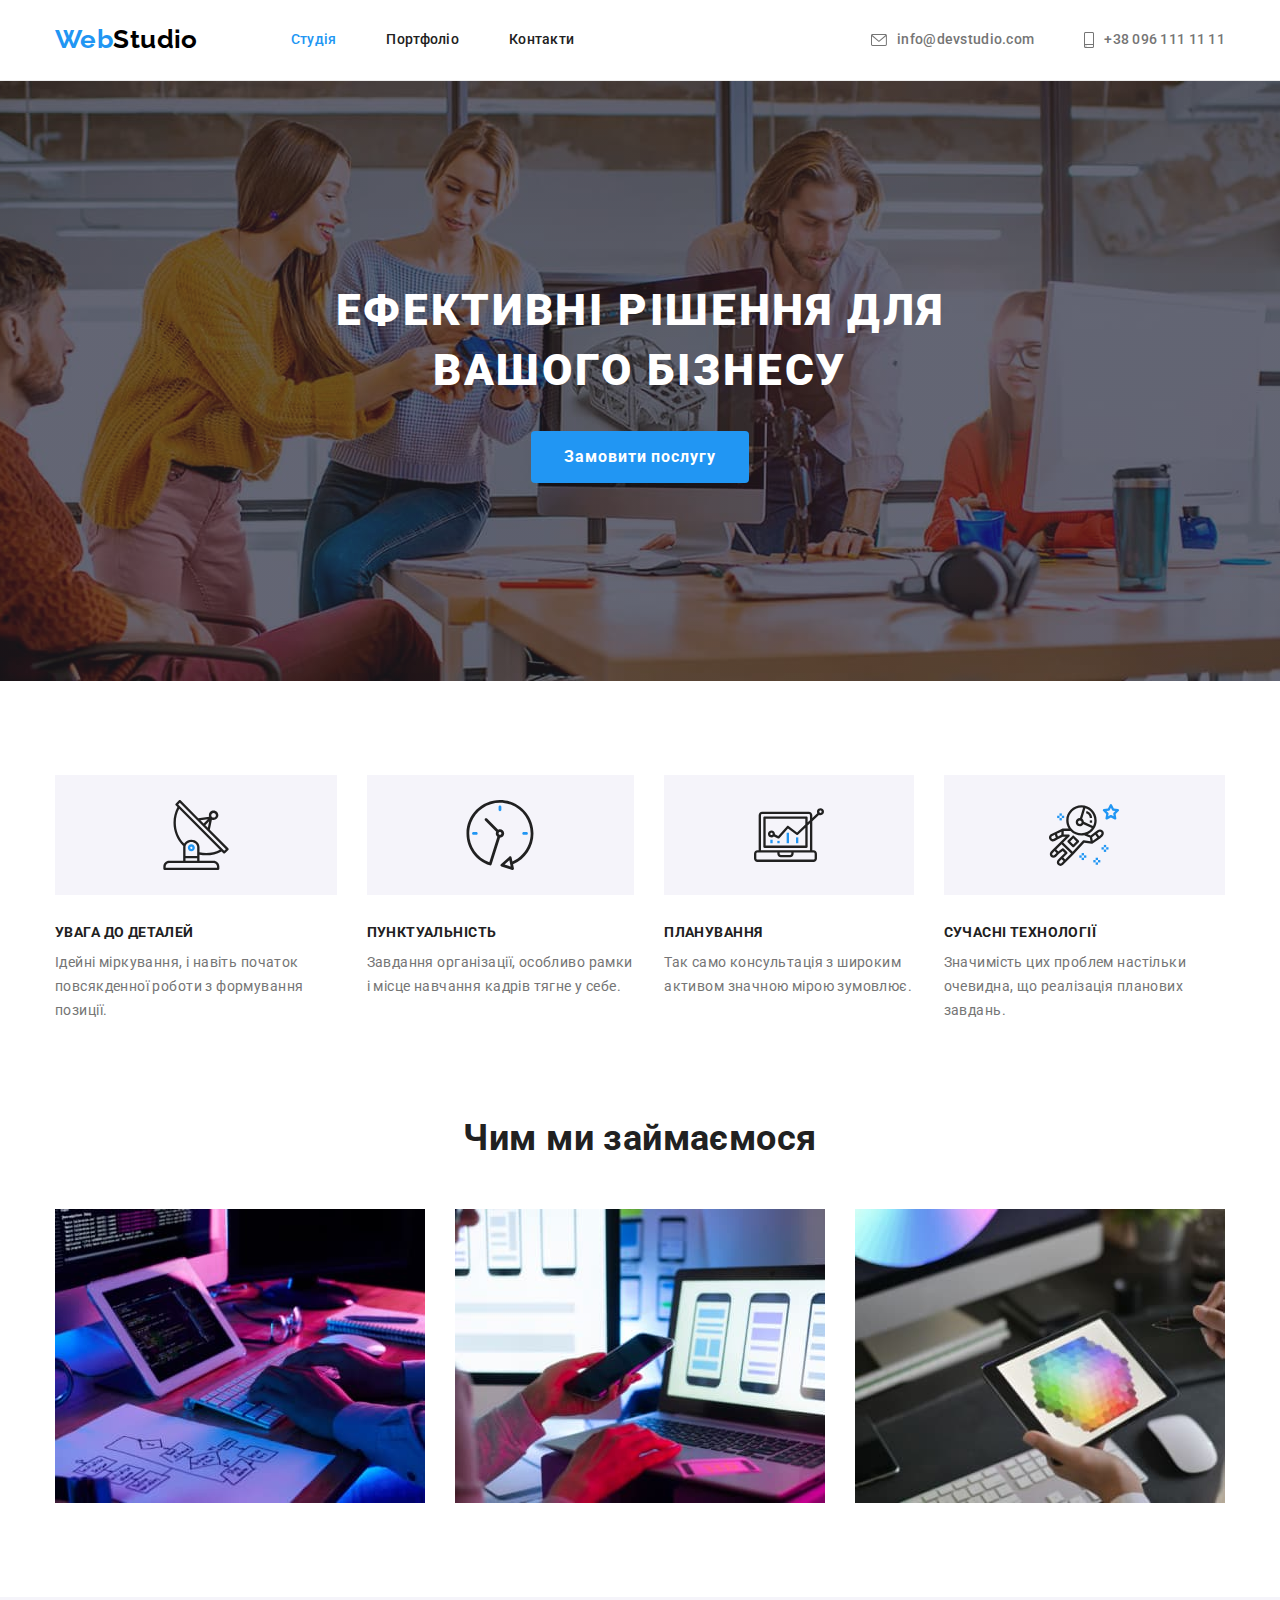
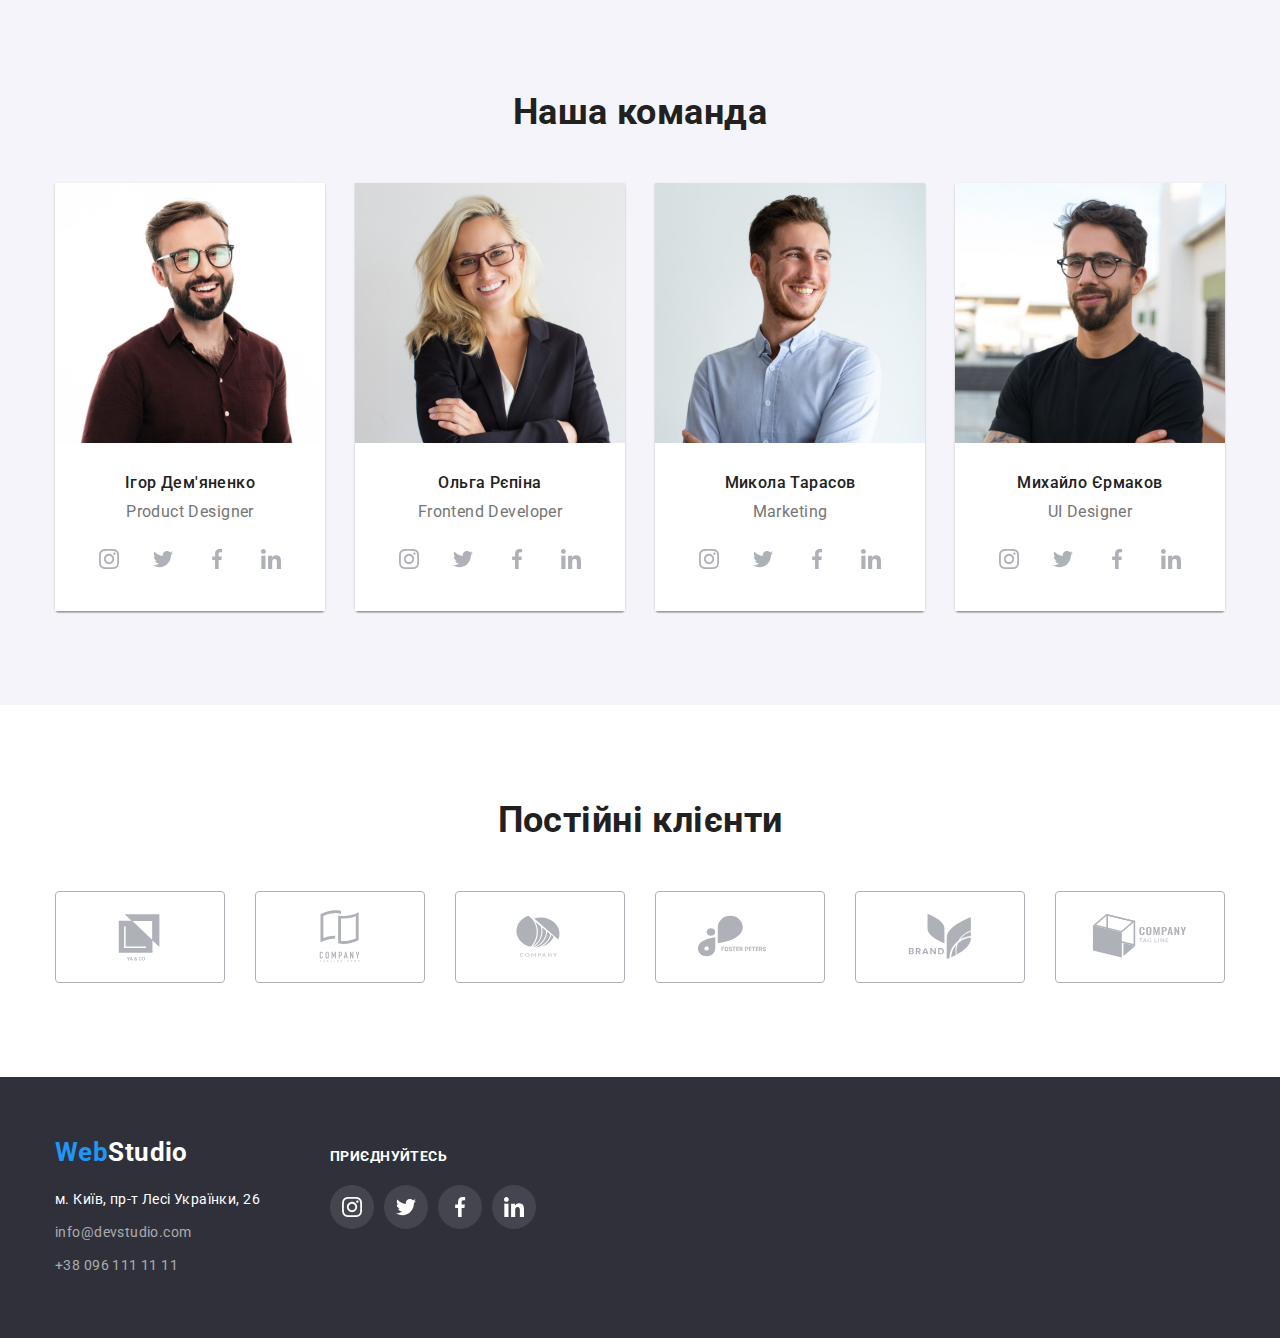
<file: index.html>
<!DOCTYPE html>
<html lang="uk">
<head>
    <meta charset="UTF-8">
    <meta http-equiv="X-UA-Compatible" content="IE=edge">
    <meta name="viewport" content="width=device-width, initial-scale=1.0">
    <title>Студія</title>
    <link rel="preconnect" href="https://fonts.googleapis.com">
<link rel="preconnect" href="https://fonts.gstatic.com" crossorigin>
<link href="https://fonts.googleapis.com/css2?family=Raleway:wght@700&family=Roboto:wght@400;500;700;900&display=swap" rel="stylesheet">
<link rel="stylesheet" href="https://cdnjs.cloudflare.com/ajax/libs/modern-normalize/1.1.0/modern-normalize.min.css ">   
<link rel="stylesheet" href="./css/styles.css">
</head>
<body>
    <!--шапка-->
    <header class="header">
        <div class="container header-container">
        <nav class="main-nav">
        <a href="./index.html" class="logo"><span class="accent">Web</span>Studio</a>
        <ul class="site-nav list">
            <li class="item"><a href="./index.html" class="link current">Студія</a></li>
            <li class="item"><a href="./portfolio.html" class="link">Портфоліо</a></li>
            <li class="item"><a href="" class="link">Контакти</a></li>
        </ul>
    </nav>
        <ul class="auth-nav list">
            <li class="item">   
            <a href="mailto:info@devstudio.com" class="link-mail">
                <svg class="icon-nav" width="16px" height="12px">
                <use href="./images/symbol-defs.svg#icon-envelope"></use>
                </svg>info@devstudio.com</a></li>
            <li class="item">
                <a href="tel:+380961111111" class="link">
                <svg class="icon-tel" width="10px" height="16px">
                    <use href="./images/symbol-defs.svg#icon-smartphone"></use>
                    </svg>+38 096 111 11 11</a></li>
        </ul>
    </div>
     </header>
     <main>
     <!--герой-->
     <div class="overlay">
        <section class="hero">  
            <h1 class="hero-title">ЕФЕКТИВНІ РІШЕННЯ ДЛЯ ВАШОГО БІЗНЕСУ</h1>
            <button type="button" class="button">Замовити послугу</button>
        </section>
    </div>
    
     <!--Наші особливості-->
     <section class="section-feature">
        <div class="container">
        <h2 class="visually-hidden">Наші особливості</h2>
        <ul class="feature-list">
          <li class="item"><a href="#" class="feature-icon">
            <svg class="links-icon" width="70px" height="70px">
            <use href="./images/symbol-defs.svg#icon-antenna">
            </use>
            </svg></a>
            <h3 class="title">УВАГА ДО ДЕТАЛЕЙ</h3>
            <p class="feature-list text">Ідейні міркування, і навіть початок повсякденної роботи з формування позиції. </p>
        </li>
        <li class="item"><a href="#" class="feature-icon">
            <svg class="links-icon" width="70px" height="70px">
                <use href="./images/symbol-defs.svg#icon-clock">
                </use>
                </svg></a>
            <h3 class="title">ПУНКТУАЛЬНІСТЬ</h3>
            <p class="feature-list text">Завдання організації, особливо рамки і місце навчання кадрів тягне у себе.</p>
        </li>
        <li class="item"><a href="#" class="feature-icon">
            <svg class="links-icon" width="70px" height="70px">
                <use href="./images/symbol-defs.svg#icon-diagram">
                </use>
                </svg></a>
            <h3 class="title">ПЛАНУВАННЯ</h3>
            <p class="feature-list text">Так само консультація з широким активом значною мірою зумовлює.</p>
        </li> 
        <li class="item"><a href="#" class="feature-icon">
            <svg class="links-icon" width="70px" height="70px">
                <use href="./images/symbol-defs.svg#icon-astronaut">
                </use>
                </svg></a>
            <h3 class="title">СУЧАСНІ ТЕХНОЛОГІЇ</h3>
            <p class="feature-list text">Значимість цих проблем настільки очевидна, що реалізація планових завдань.</p>
        </li> 
        </ul>
    </div>
     </section>
     <!--Чим ми займаємось-->
     <section class="section-work">
        <div class="container">
        <h2 class="section-title">Чим ми займаємося</h2>
        <ul class="work-list">
            <li class="item">
                <img src="./images/img-section-our-work-work-desc.jpg" alt="робочий стіл з комп'ютером">
            </li>
            <li class="item">
                <img src="./images/img-section-our-work-mobile.jpg" alt="мобільний телефон">
            </li>
            <li class="item">
                <img src="./images/img-section-our-work-tablet.jpg" alt="планшет">
            </li>
        </ul>
    </div>
     </section>
     <!--Наша команда-->
     <section class="section-team">
        <div class="container">
        <h2 class="section-title">Наша команда</h2>
        <ul class="team-list"> 
            <li class="items">
                <img src="./images/img-section-our-team-pd.jpg" class="item" width="270" alt="чоловік в окулярах">
                <div class="container-img-team">
                <h3 class="title">Ігор Дем'яненко</h3>
                <p class="team-list text">Product Designer</p>
                <ul class="socials-list">
                    <li class="socials-list-link"><a href="#" class="links-icon">
                        <svg class="links-icon-insta" width="20px" height="20px">
                        <use href="./images/symbol-defs.svg#icon-instagram">
                        </use>
                        </svg></a></li>
                    <li class="socials-list-link"><a href="#" class="links-icon">
                        <svg class="links-icon-twitt" width="20px" height="20px">
                        <use href="./images/symbol-defs.svg#icon-twitter">
                        </use>
                        </svg></a></li>
                    <li class="socials-list-link"><a href="#" class="links-icon">
                        <svg class="links-icon-facebook" width="20px" height="20px">
                        <use href="./images/symbol-defs.svg#icon-facebook">
                        </use>
                        </svg></a></li>
                    <li class="socials-list-link"><a href="#" class="links-icon">
                        <svg class="links-icon-linkedin" width="20px" height="20px">
                        <use href="./images/symbol-defs.svg#icon-linkedin">
                        </use>
                        </svg></a></li>   
                </ul>
                </div>
            </li>
            <li class="items">
                <img src="./images/img-section-our-team-fd.jpg" class="item" width="270" alt="жінка">
                <div class="container-img-team">
                <h3 class="title">Ольга Рєпіна</h3>
                <p class="team-list text">Frontend Developer</p>
                <ul class="socials-list">
                    <li class="socials-list-link"><a href="#" class="links-icon">
                        <svg class="links-icon-insta" width="20px" height="20px">
                        <use href="./images/symbol-defs.svg#icon-instagram">
                        </use>
                        </svg></a></li>
                    <li class="socials-list-link"><a href="#" class="links-icon">
                        <svg class="links-icon-twitt" width="20px" height="20px">
                        <use href="./images/symbol-defs.svg#icon-twitter">
                        </use>
                        </svg></a></li>
                    <li class="socials-list-link"><a href="#" class="links-icon">
                        <svg class="links-icon-facebook" width="20px" height="20px">
                        <use href="./images/symbol-defs.svg#icon-facebook">
                        </use>
                        </svg></a></li>
                    <li class="socials-list-link"><a href="#" class="links-icon">
                        <svg class="links-icon-linkedin" width="20px" height="20px">
                        <use href="./images/symbol-defs.svg#icon-linkedin">
                        </use>
                        </svg></a></li>   
                </ul>
            </div>
            </li>
            <li class="items">
                <img src="./images/img-section-our-team-m.jpg" class="item" width="270" alt="чоловік">
                <div class="container-img-team">
                <h3 class="title">Микола Тарасов</h3>
                <p class="team-list text">Marketing</p>
                <ul class="socials-list">
                    <li class="socials-list-link"><a href="#" class="links-icon">
                        <svg class="links-icon-insta" width="20px" height="20px">
                        <use href="./images/symbol-defs.svg#icon-instagram">
                        </use>
                        </svg></a></li>
                    <li class="socials-list-link"><a href="#" class="links-icon">
                        <svg class="links-icon-twitt" width="20px" height="20px">
                        <use href="./images/symbol-defs.svg#icon-twitter">
                        </use>
                        </svg></a></li>
                    <li class="socials-list-link"><a href="#" class="links-icon">
                        <svg class="links-icon-facebook" width="20px" height="20px">
                        <use href="./images/symbol-defs.svg#icon-facebook">
                        </use>
                        </svg></a></li>
                    <li class="socials-list-link"><a href="#" class="links-icon">
                        <svg class="links-icon-linkedin" width="20px" height="20px">
                        <use href="./images/symbol-defs.svg#icon-linkedin">
                        </use>
                        </svg></a></li>   
                </ul>
            </div>
            </li>
            <li class="items">
                <img src="./images/img-section-our-team-uid.jpg" class="item" width="270" alt="чоловік">
                <div class="container-img-team">
                <h3 class="title">Михайло Єрмаков</h3>
                <p class="team-list text">UI Designer</p>
                <ul class="socials-list">
                    <li class="socials-list-link"><a href="#" class="links-icon">
                        <svg class="links-icon-insta" width="20px" height="20px">
                        <use href="./images/symbol-defs.svg#icon-instagram">
                        </use>
                        </svg></a></li>
                    <li class="socials-list-link"><a href="#" class="links-icon">
                        <svg class="links-icon-twitt" width="20px" height="20px">
                        <use href="./images/symbol-defs.svg#icon-twitter">
                        </use>
                        </svg></a></li>
                    <li class="socials-list-link"><a href="#" class="links-icon">
                        <svg class="links-icon-facebook" width="20px" height="20px">
                        <use href="./images/symbol-defs.svg#icon-facebook">
                        </use>
                        </svg></a></li>
                    <li class="socials-list-link"><a href="#" class="links-icon">
                        <svg class="links-icon-linkedin" width="20px" height="20px">
                        <use href="./images/symbol-defs.svg#icon-linkedin">
                        </use>
                        </svg></a></li>   
                </ul>
            </div>
            </li>
        </ul>
    </div>
     </section>
     <!-- НАШІ КЛІЕНТИ -->
     <section class="section-clients">
        <div class="container">
            <h2 class="section-title">Постійні клієнти</h2>
            <ul class="client-list">
                <li class="item"><a href="#" class="company-icon">
                    <svg class="btn-icon" width="106px" height="60px">
                    <use href="./images/symbol-defs.svg#icon-Logo">
                    </use>
                    </svg></a></li>
                <li class="item"><a href="#" class="company-icon">
                    <svg class="btn-icon" width="106px" height="60px">
                    <use href="./images/symbol-defs.svg#icon-Logo-1">
                    </use>
                    </svg></a></li>
                <li class="item"><a href="#" class="company-icon">
                    <svg class="btn-icon" width="106px" height="60px">
                    <use href="./images/symbol-defs.svg#icon-Logo-2">
                    </use>
                    </svg></a></li>
                <li class="item"><a href="#" class="company-icon">
                    <svg class="btn-icon" width="106px" height="60px">
                    <use href="./images/symbol-defs.svg#icon-Logo-3">
                    </use>
                    </svg></a></li>
                <li class="item"><a href="#" class="company-icon">
                    <svg class="btn-icon" width="106px" height="60px">
                    <use href="./images/symbol-defs.svg#icon-Logo-4">
                    </use>
                    </svg></a></li>
                <li class="item"><a href="#" class="company-icon">
                    <svg class="btn-icon" width="106px" height="60px">
                    <use href="./images/symbol-defs.svg#icon-Logo-5">
                    </use>
                    </svg></a></li>
            </ul>
        </div>
     </section>
    </main>
    <footer class="footer">
        <div class="container">
        <div>
        <a href="./index.html" class="logo-footer"><span class="accent">Web</span>Studio</a>
        <address>
            <ul class="address-nav list">
                <li><a href="https://goo.gl/maps/8p7UmijSQz6goDwR9" class="link-map" target="_blank" rel="noreferrer noopener">м. Київ, пр-т Лесі Українки, 26</a></li>
                <li><a href="mailto:info@devstudio.com" class="link">info@devstudio.com</a></li>
                <li><a href="tel:+380961111111" class="link">+38 096 111 11 11</a></li>
            </ul>
        </address>
    </div>
        <div class="socials">
            <p class="socials-title">ПРИЄДНУЙТЕСЬ</p>
            <ul class="socials-list">
                <li class="socials-list-link">
                    <a href="#" class="links-icon">
                    <svg class="links-icon-insta" width="20px" height="20px">
                    <use href="./images/symbol-defs.svg#icon-instagram">
                    </use>
                    </svg></a></li>
                <li class="socials-list-link">
                    <a href="#" class="links-icon">
                    <svg class="links-icon-twitt" width="20px" height="20px">
                    <use href="./images/symbol-defs.svg#icon-twitter">
                    </use>
                    </svg></a></li>
                <li class="socials-list-link">
                    <a href="#" class="links-icon">
                    <svg class="links-icon-facebook" width="20px" height="20px">
                    <use href="./images/symbol-defs.svg#icon-facebook">
                    </use>
                    </svg></a></li>
                <li class="socials-list-link">
                    <a href="#" class="links-icon">
                    <svg class="links-icon-linkedin" width="20px" height="20px">
                    <use href="./images/symbol-defs.svg#icon-linkedin">
                    </use>
                    </svg></a></li>
               
            </ul>
        </div>
    </div>
    </footer>
</body>
</html>
</file>
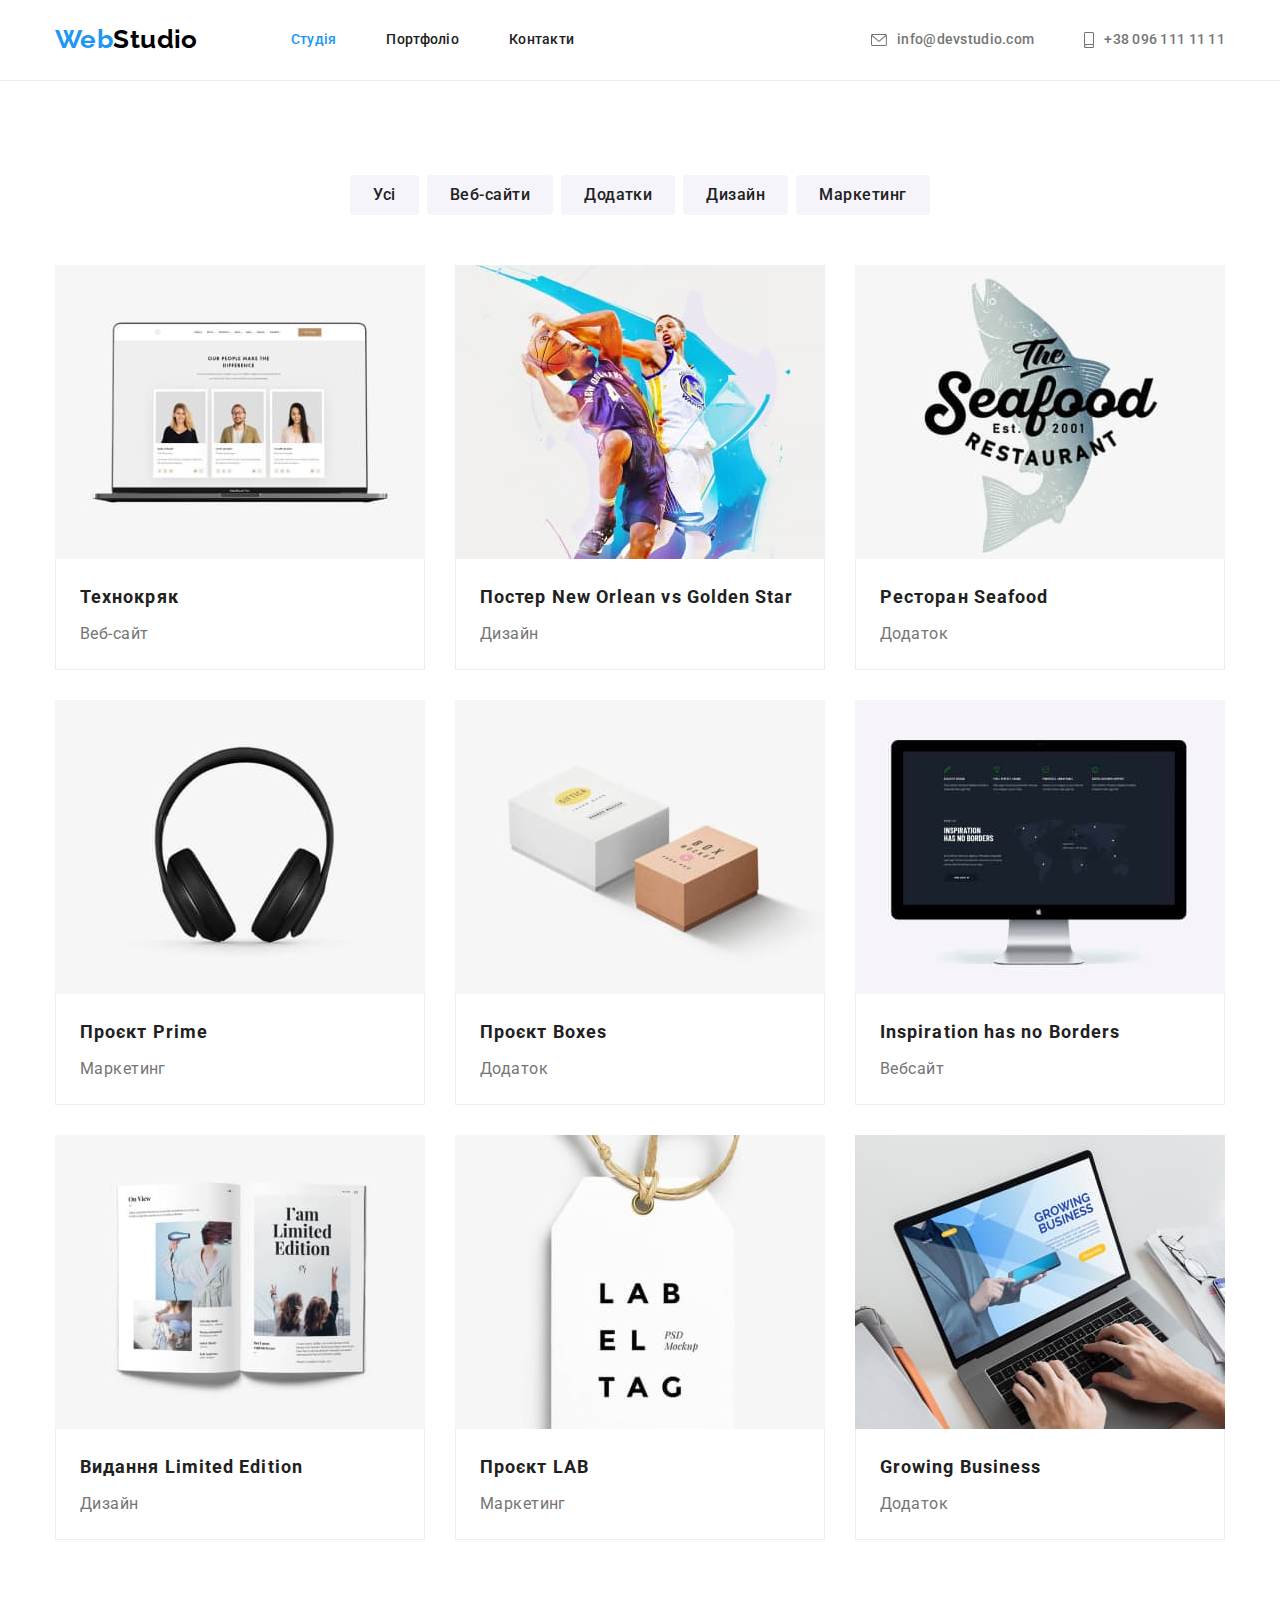
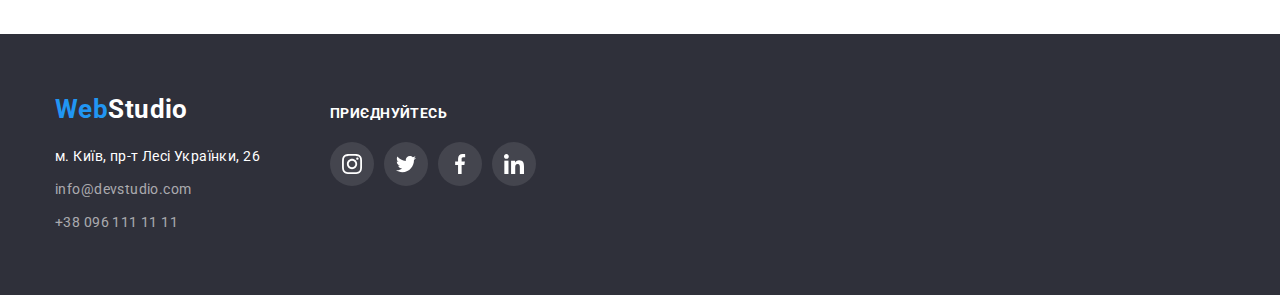
<file: portfolio.html>
<!DOCTYPE html>
<html lang="uk">
<head>
    <meta charset="UTF-8">
    <meta http-equiv="X-UA-Compatible" content="IE=edge">
    <meta name="viewport" content="width=device-width, initial-scale=1.0">
    <title>Студія</title>
    <link rel="preconnect" href="https://fonts.googleapis.com">
<link rel="preconnect" href="https://fonts.gstatic.com" crossorigin>
<link href="https://fonts.googleapis.com/css2?family=Raleway:wght@700&family=Roboto:wght@400;500;700;900&display=swap" rel="stylesheet">
 <link rel="stylesheet" href="https://cdnjs.cloudflare.com/ajax/libs/modern-normalize/1.1.0/modern-normalize.min.css ">   
<link rel="stylesheet" href="./css/styles.css">
</head>
<body>
    <!--шапка-->
    <header class="header">
        <div class="container header-container">
        <nav class="main-nav">
        <a href="./index.html" class="logo"><span class="accent">Web</span>Studio</a>
        <ul class="site-nav list">
            <li class="item"><a href="./index.html" class="link current">Студія</a></li>
            <li class="item"><a href="./portfolio.html" class="link">Портфоліо</a></li>
            <li class="item"><a href="" class="link">Контакти</a></li>
        </ul>
        </nav>
        <ul class="auth-nav list">
            <li class="item">   
             <a href="mailto:info@devstudio.com" class="link-mail">
                <svg class="icon-nav" width="16px" height="12px">
                <use href="./images/symbol-defs.svg#icon-envelope"></use>
                </svg>info@devstudio.com</a></li>
            <li class="item">
                <a href="tel:+380961111111" class="link">
                <svg class="icon-tel" width="10px" height="16px">
                    <use href="./images/symbol-defs.svg#icon-smartphone"></use>
                    </svg>+38 096 111 11 11</a></li>
        </ul>
    </div>
     </header>
     <main>
        <section class="portfolio">
        <div class="container">
          <h1 class="visually-hidden">наші проекти</h1>
          <ul class="portfolio-btn">
            <li class="item"><button type="button" class="buttons">Усі</button></li>
            <li class="item"><button type="button" class="buttons">Веб-сайти</button></li>
            <li class="item"><button type="button" class="buttons">Додатки</button></li>
            <li class="item"><button type="button" class="buttons">Дизайн</button></li>
            <li class="item"><button type="button" class="buttons">Маркетинг</button></li>
        </ul>
        <!-- наші роботи-->
            <ul class="portfolio-list">
                <li class="items">
                    <a href="" class="card-link">
                    <img src="./images/технокряк.jpg" class="item" width="370" alt="Ноутбук">
                    <div class="container-img">
                        <h2 class="portfolio-list-title">Технокряк</h2>
                        <p class="text">Веб-сайт</p>
                    </div>
                </a>
                </li>
                <li class="items">
                    <a href="" class="card-link">
                    <img src="./images/Orleans.jpg" class="item" width="370" alt="чоловіки грають в баскетбол">
                    <div class="container-img" >
                        <h2 class="portfolio-list-title">Постер New Orlean vs Golden Star</h2>
                    <p class="text">Дизайн</p>
                    </div>
                    </a>
                </li>
                <li class="items">
                    <a href="" class="card-link">
                    <img src="./images/seafood.jpg" class="item" width="370" alt="логотип ресторану">
                    <div class="container-img">
                        <h2 class="portfolio-list-title">Ресторан Seafood</h2>
                        <p class="text">Додаток</p>
                    </div>
                    </a>
                </li>
                <li class="items">
                    <a href="" class="card-link">
                    <img src="./images/headphon.jpg" class="item" width="370" alt="навушники">
                    <div class="container-img">
                        <h2 class="portfolio-list-title">Проєкт Prime</h2>
                        <p class="text">Маркетинг</p>
                    </div>
                    </a>
                </li>
                <li class="items">
                    <a href="" class="card-link">
                    <img src="./images/box.jpg" class="item" width="370" alt="дві коробки">
                    <div class="container-img">
                        <h2 class="portfolio-list-title">Проєкт Boxes</h2>
                        <p class="text">Додаток</p>
                    </div>
                    </a>
                </li>
                <li class="items">
                    <a href="" class="card-link">
                    <img src="./images/comp.jpg" class="item" width="370" alt="монітор">
                    <div class="container-img">
                        <h2 class="portfolio-list-title">Inspiration has no Borders</h2>
                        <p class="text" >Вебсайт</p>
                    </div>
                    </a>
                </li>
                <li class="items">
                    <a href="" class="card-link">
                    <img src="./images/book.jpg" class="item" width="370" alt="книга">
                    <div class="container-img">
                        <h2 class="portfolio-list-title">Видання Limited Edition</h2>
                        <p class="text">Дизайн</p>
                    </div>
                    </a>
                </li>
                <li class="items">
                    <a href="" class="card-link">
                    <img src="./images/label.jpg" class="item" width="370" alt="логотип">
                    <div class="container-img">
                        <h2 class="portfolio-list-title">Проєкт LAB</h2>
                        <p class="text">Маркетинг</p>
                    </div>
                    </a>
                </li>
                <li class="items">
                    <a href="" class="card-link">
                    <img src="./images/laptop.jpg" class="item" width="370" alt="людина працює з ноутбуком">
                    <div class="container-img">
                        <h2 class="portfolio-list-title">Growing Business</h2>
                        <p class="text">Додаток</p>
                    </div>
                    </a>
                </li>
            </ul>
        </div> 
        </section>
     </main>
     <footer class="footer">
        <div class="container">
        <div>
        <a href="./index.html" class="logo-footer"><span class="accent">Web</span>Studio</a>
        <address>
            <ul class="address-nav list">
                <li><a href="https://goo.gl/maps/8p7UmijSQz6goDwR9" class="link-map" target="_blank" rel="noreferrer noopener">м. Київ, пр-т Лесі Українки, 26</a></li>
                <li><a href="mailto:info@devstudio.com" class="link">info@devstudio.com</a></li>
                <li><a href="tel:+380961111111" class="link">+38 096 111 11 11</a></li>
            </ul>
        </address>
    </div>
        <div class="socials">
            <p class="socials-title">ПРИЄДНУЙТЕСЬ</p>
            <ul class="socials-list">
                <li class="socials-list-link">
                    <a href="#" class="links-icon">
                    <svg class="links-icon-insta" width="20px" height="20px">
                    <use href="./images/symbol-defs.svg#icon-instagram">
                    </use>
                    </svg></a></li>
                <li class="socials-list-link">
                    <a href="#" class="links-icon">
                    <svg class="links-icon-twitt" width="20px" height="20px">
                    <use href="./images/symbol-defs.svg#icon-twitter">
                    </use>
                    </svg></a></li>
                <li class="socials-list-link">
                    <a href="#" class="links-icon">
                    <svg class="links-icon-facebook" width="20px" height="20px">
                    <use href="./images/symbol-defs.svg#icon-facebook">
                    </use>
                    </svg></a></li>
                <li class="socials-list-link">
                    <a href="#" class="links-icon">
                    <svg class="links-icon-linkedin" width="20px" height="20px">
                    <use href="./images/symbol-defs.svg#icon-linkedin">
                    </use>
                    </svg></a></li>
               
            </ul>
        </div>
    </div>
    </footer>
</body>
</html>
</file>
<file: css/styles.css>
/* колір основного тексту #757575;*/
/* вторинний колір тексту #212121;*/
/* заголовок #FFFFFF;*/
/* колір акценту #2196F3;*/
/*основний колір фону #F5F5F5;*/
/* вторинний колір фону #F5F4FA;*/
/* колір посилання в футері mail tel  rgba(255, 255, 255, 0.6) */
/* колір кнопки при ховері #188CE8 */
/* колір бордера портфоліо картка #EEEEEE */
/* колір лого клієнтів #AFB1B8 */

:root {
    --primary-text-color:#757575;
    --title-text-color:#212121;
    --accent-color:#2196F3;
    --head-title-color:#FFFFFF;
    --primary-bg-color:#FFFFFF;
    --secondary-bg-color:#F5F4FA;
    --hero-bg-color:#2F303A;
    --primary-logo-color:#000000;
    --secondary-link-color: rgba(255, 255, 255, 0.6);
    --button-bgc-hover-color: #188CE8;
    --bottom-border-card-color: #EEEEEE;
    --border-header-color: #ececec;
    --clients-logo-color:#AFB1B8;
}
body {
color: var(--primary-text-color);
background-color: var(--primary-bg-color);
font-family: "Roboto", "Sans-serif";
font-size: 14px;
letter-spacing: 0.03em;
line-height: 1.71;
}

.section-team, .section-work,
 .section-feature, .hero,
  .portfolio, .section-clients{
padding-top: 94px;
padding-bottom: 94px;
}

.container {
margin-left: auto;
margin-right: auto;
width: 1200px;
padding-left: 15px;
padding-right: 15px;
}

.list, .feature-list, .work-list, .team-list, 
.portfolio-btn, .portfolio-list, .client-list,
.socials-list, links-list{
list-style: none;
padding: 0;
margin: 0;
}

.accent {
color:var(--accent-color);
}
.logo {
text-decoration: none;
color:var(--primary-logo-color);
font-family: "Raleway", "sans-serif";
font-weight: 700;
font-size: 26px;
line-height: 1.2;
}
.logo-footer {
text-decoration: none;
color: var(--head-title-color);
font-weight: 700;
font-size: 26px;
line-height: 1.2;
}
    
.logo:hover {
color:var(--accent-color);
}

/* HEADER*/
.header {
display: flex;
border-bottom: 1px solid var(--border-header-color);
}
.container.header-container{
display: flex;
}
/* Main NAV */
.main-nav {
display: flex;
align-items: center;
}
/* site-nav*/
.site-nav {
display: flex;
margin-left: 93px;
}

.site-nav .item + .item {
margin-left: 50px;
}
.site-nav .link {
display: block;
padding-top: 32px; 
padding-bottom: 32px;   

text-decoration: none;
color:var(--title-text-color);
font-weight: 500;
font-size: 14px;
line-height: 1.14;
letter-spacing: 0.02em;
}
.site-nav .link:hover, 
.site-nav .link:focus {
color:var(--accent-color);
}
.site-nav .link.current {
color: var(--accent-color);
}
/* auth-nav */
.auth-nav {
display: flex; 
align-items: center; 
margin-left: auto; 
}
.auth-nav .item + .item {
margin-left: 50px;    
}
.icon-nav{
    margin-right: 10px;
    fill: currentColor;
}
.icon-tel{
    margin-right: 10px;
    fill: currentColor;
}

.auth-nav .link,
.auth-nav .link-mail {
display: flex;
align-items: center;
text-decoration: none;
color: var(--primary-text-color);
font-weight: 500;
font-size: 14px;
line-height: 1.14;
letter-spacing: 0.02em;
}
.auth-nav .link-mail:hover,
.auth-nav .link-mail:focus {
color: var(--accent-color);
fill: var(--accent-color);
}

.auth-nav .link:hover, 
.auth-nav .link:focus {
color: var(--accent-color);
fill: var(--accent-color);
}  

/* HERO */
.hero {
padding-top: 200px;
padding-bottom: 200px;   
}
.overlay{
    max-width: 1600px;
    height: 600px;
    margin-left: auto;
    margin-right: auto;
    background-image: linear-gradient( to right, 
    rgba(47, 48, 58, 0.4), 
    rgba(47, 48, 58, 0.4)), url(../images/hero\ img\ .jpg);
    background-repeat: no-repeat;
    background-position: center;
    background-size: cover;
    text-align: center;
    background-color: var(--primary-text-color);
}

.hero-title {
 margin-left: auto;
 margin-right: auto;
width: 696px;
margin-top: 0;
margin-bottom: 30px;

color:var(--head-title-color) ;
font-weight: 900;
font-size: 44px;
line-height: 1.36;
text-transform: uppercase;
letter-spacing: 0.06em;
}

/* hero button*/
.button {
min-width: 216px;
border-radius: 4px;
padding: 10px 32px;
border: 1px solid transparent;

color:var(--head-title-color);
background-color: var(--accent-color);
font-family: inherit;
font-weight: 700;
font-size: 16px;
line-height: 1.88;
letter-spacing: 0.06em;
cursor: pointer;

}
.button:hover,
.button:focus {
background-color: var(--button-bgc-hover-color);
box-shadow: 0px 4px 4px rgba(0, 0, 0, 0.15);
}

/* section */
/* НАШІ ОСОБЛИВОСТІ */
/* hidden */
.section-feature {
display: flex;
}
.visually-hidden {
position: absolute;
width: 1px;
height: 1px;
margin: -1px;
border: 0;
padding: 0;
white-space: nowrap;
clip-path: inset(100%);
clip: rect(0 0 0 0);
overflow: hidden;
}

.feature-list {
display: flex;
align-items: flex-start;
} 

.feature-list .item + .item {
    margin-left: 30px;
}
.feature-icon{
    display: flex;
    height: 120px;
    justify-content: center;
    align-items: center;
    background-color: var(--secondary-bg-color);
    cursor: auto;
}

.feature-list .title {
margin-top: 30px;
margin-bottom: 10px;
color:var(--title-text-color) ;
font-weight: 700;
font-size: 14px;
line-height: 1.14;
text-transform: uppercase;
}

.feature-list .text {
margin-top: 0;
margin-bottom: 0;
color: var(--primary-text-color);
font-size: 14px;
line-height: 1.71;
}

/* ЧИМ МИ ЗАЙМАЄМОСЬ */
.section-work{
padding-top: 0;
display: flex;
}
.work-list{
display: flex;
}
.work-list .item + .item {
margin-left: 30px;
}
.work-list img{
display: block;
width: 100%;
height: auto;
}
    

/* НАША КОМАНДА */
.section-team {
background-color: var(--secondary-bg-color);
}
.team-list{
display: flex;
align-items: center;
}
.team-list .items{
width: 270px;
margin-right: 30px;
margin-bottom: 30px;
box-shadow: 0px 1px 3px rgba(0, 0, 0, 0.12), 0px 1px 1px rgba(0, 0, 0, 0.14), 0px 2px 1px rgba(0, 0, 0, 0.2);
border-radius: 0px 0px 4px 4px;
}
.team-list .items:nth-child(4n){
margin-right: 0;
}

.team-list .items:nth-last-child(-n+4){
margin-bottom: 0;
}
.team-list .items .item{
    display: block;
}
.container-img-team {
padding: 30px 0;
text-align: center;
background-color: var(--primary-bg-color);
}
.section-title {
margin-top: 0;
margin-bottom: 50px;
color:var(--title-text-color) ;
font-weight: 700;
font-size: 36px;
line-height: 1.17;
text-align: center;
}

.team-list .title {
margin-top: 0;
margin-bottom: 10px;
color: var(--title-text-color);
font-weight: 500;
font-size: 16px;
line-height: 1.19;
}

.team-list .text {
display: block;
text-align: center;
margin-top: 0;
margin-bottom: 16px;
color: var(--primary-text-color);
font-size: 16px;
line-height: 1.19;
}
.team-list .socials-list{
    display: flex;
    justify-content: center;
    align-items: center;
}
team-list .socials-list .socials-list-link + .socials-list-link{
    margin-left: 10px;
}
.team-list .socials-list-link .links-icon{
    display: flex;
    align-items: center;
    justify-content: center;
    width: 44px;
    height: 44px;
    border-radius: 50%;
    fill: var(--clients-logo-color);
    background-color: var(--primary-bg-color);
}
.team-list .socials-list .links-icon:hover,
.links-icon:focus{
    background-color: var(--accent-color);
    fill: var(--primary-bg-color);
}
/* НАШІ КЛІЄНТИ */
.client-list{
    display: flex;
}
.client-list .item + .item{
    margin-left: 30px;
}


.client-list .company-icon{
    display: flex;
    align-items: center;
    justify-content: center;
    width: 170px;
    height: 92px;
    padding: 0;
    border: 1px solid var(--clients-logo-color);
    border-radius: 4px;
    background-color: transparent;
    cursor: pointer;
}
.company-icon{
    fill: var(--clients-logo-color);
}
.company-icon:hover,
.company-icon:focus{
fill: var(--accent-color);
border: 1px solid var(--accent-color);
 fill: var(--accent-color);
}

    
/* footer */
.footer {
padding-top: 60px;
padding-bottom: 60px;
background-color: var(--hero-bg-color);
}
.footer .container{
    display: flex;
    align-items: baseline;
}
.logo-footer{
display: inline-block;
margin-bottom: 20px;
}

.address-nav.list li{
    margin-bottom: 9px;
}
.address-nav.list li:nth-last-child(1){
    margin-bottom: 0;
}

.address-nav .link-map {
margin-bottom: 9px;
text-decoration: none;
color:var(--primary-bg-color);
font-style: normal;
font-size: 14px;
line-height: 1.71;
}
.address-nav .link {
margin-bottom: 9px;
text-decoration: none;
color:var(--secondary-link-color);
font-style: normal;
font-size: 14px;
line-height: 1.71;
}
.address-nav .link:hover, 
.address-nav .link:focus{
    color: var(--accent-color);
}
.socials{
    margin-left: 70px;
 }
.socials-title{
margin-top: 0;
margin-bottom: 20px;
font-weight: 700;
font-size: 14px;
line-height: 1.14;
letter-spacing: 0.03em;
text-transform: uppercase;
color: var(--head-title-color);
}
.socials-list{
display: flex;
align-items: center;
justify-content: center;
}
.socials-list .socials-list-link + .socials-list-link{
    margin-left: 10px;
}
.socials-list-link .links-icon{
    display: flex;
    align-items: center;
    justify-content: center;
    width: 44px;
    height: 44px;
    border-radius: 50%;
    background-color: rgba(255, 255, 255, 0.1);
    fill: var(--head-title-color);
}
.socials-list-link .links-icon:hover,
.socials-list-link .links-icon:focus{
    background-color: var(--accent-color);
}



/* ПОРТФОЛІО */
.portfolio-btn, .portfolio-list {
list-style: none;
}
.portfolio-btn {
display: flex;
justify-content: center;
margin-bottom: 50px;
}
.portfolio-btn .item + .item {
margin-left: 8px;    
}
/* кнопки */
.portfolio-btn .buttons {
border-radius: 4px;
padding: 6px 22px;
border: 1px solid transparent;
color:var(--title-text-color);
background-color: var(--secondary-bg-color);
font-family: inherit;
font-weight: 500;
font-size: 16px;
line-height: 1.63;
letter-spacing: 0.03em;
text-align: center;
}
.portfolio-btn .buttons:hover,
.portfolio-btn .buttons:focus {
background-color:var(--accent-color);
color:var(--head-title-color);
box-shadow: 0px 3px 1px rgba(0, 0, 0, 0.1), 0px 1px 2px rgba(0, 0, 0, 0.08), 0px 2px 2px rgba(0, 0, 0, 0.12);
}
.portfolio-btn .buttons {
    cursor: pointer;
}
/* наші роботи */
.portfolio-list{
display: flex;
flex-wrap: wrap;
}
.card-link{
    display: block;
    text-decoration: none;
}
.portfolio-list .items{
max-width: 370px;
margin-right: 30px;
margin-bottom: 30px;
}
.portfolio-list .items:nth-child(3n){
margin-right: 0;
}

.portfolio-list .items:nth-last-child(-n+3){
margin-bottom: 0;
}
.portfolio-list .items .item{
display: block;
}
.portfolio-list .card-link:hover,
.portfolio-list .card-link:focus{
    box-shadow: 0px 1px 1px rgba(0, 0, 0, 0.12), 
    0px 4px 4px rgba(0, 0, 0, 0.06), 
    1px 4px 6px rgba(0, 0, 0, 0.16);
}
.container-img {
padding-left: 24px;
padding-right: 24px;
padding-top: 20px;
padding-bottom: 20px;
width: 370px;
border-bottom: 1px solid var(--bottom-border-card-color);
border-right: 1px solid var(--bottom-border-card-color);
border-left: 1px solid var(--bottom-border-card-color);
    /* outline: 2px solid tomato; */
   
}
.portfolio-list-title {
margin-top: 0;
margin-bottom: 4px;
color: var(--title-text-color);
font-weight: 700;
font-size: 18px;
line-height: 2;
letter-spacing: 0.06em;
}
.portfolio-list .text {
margin-top: 0;
margin-bottom: 0;
color: var(--primary-text-color);
font-size: 16px;
line-height: 1.88;
}
</file>
